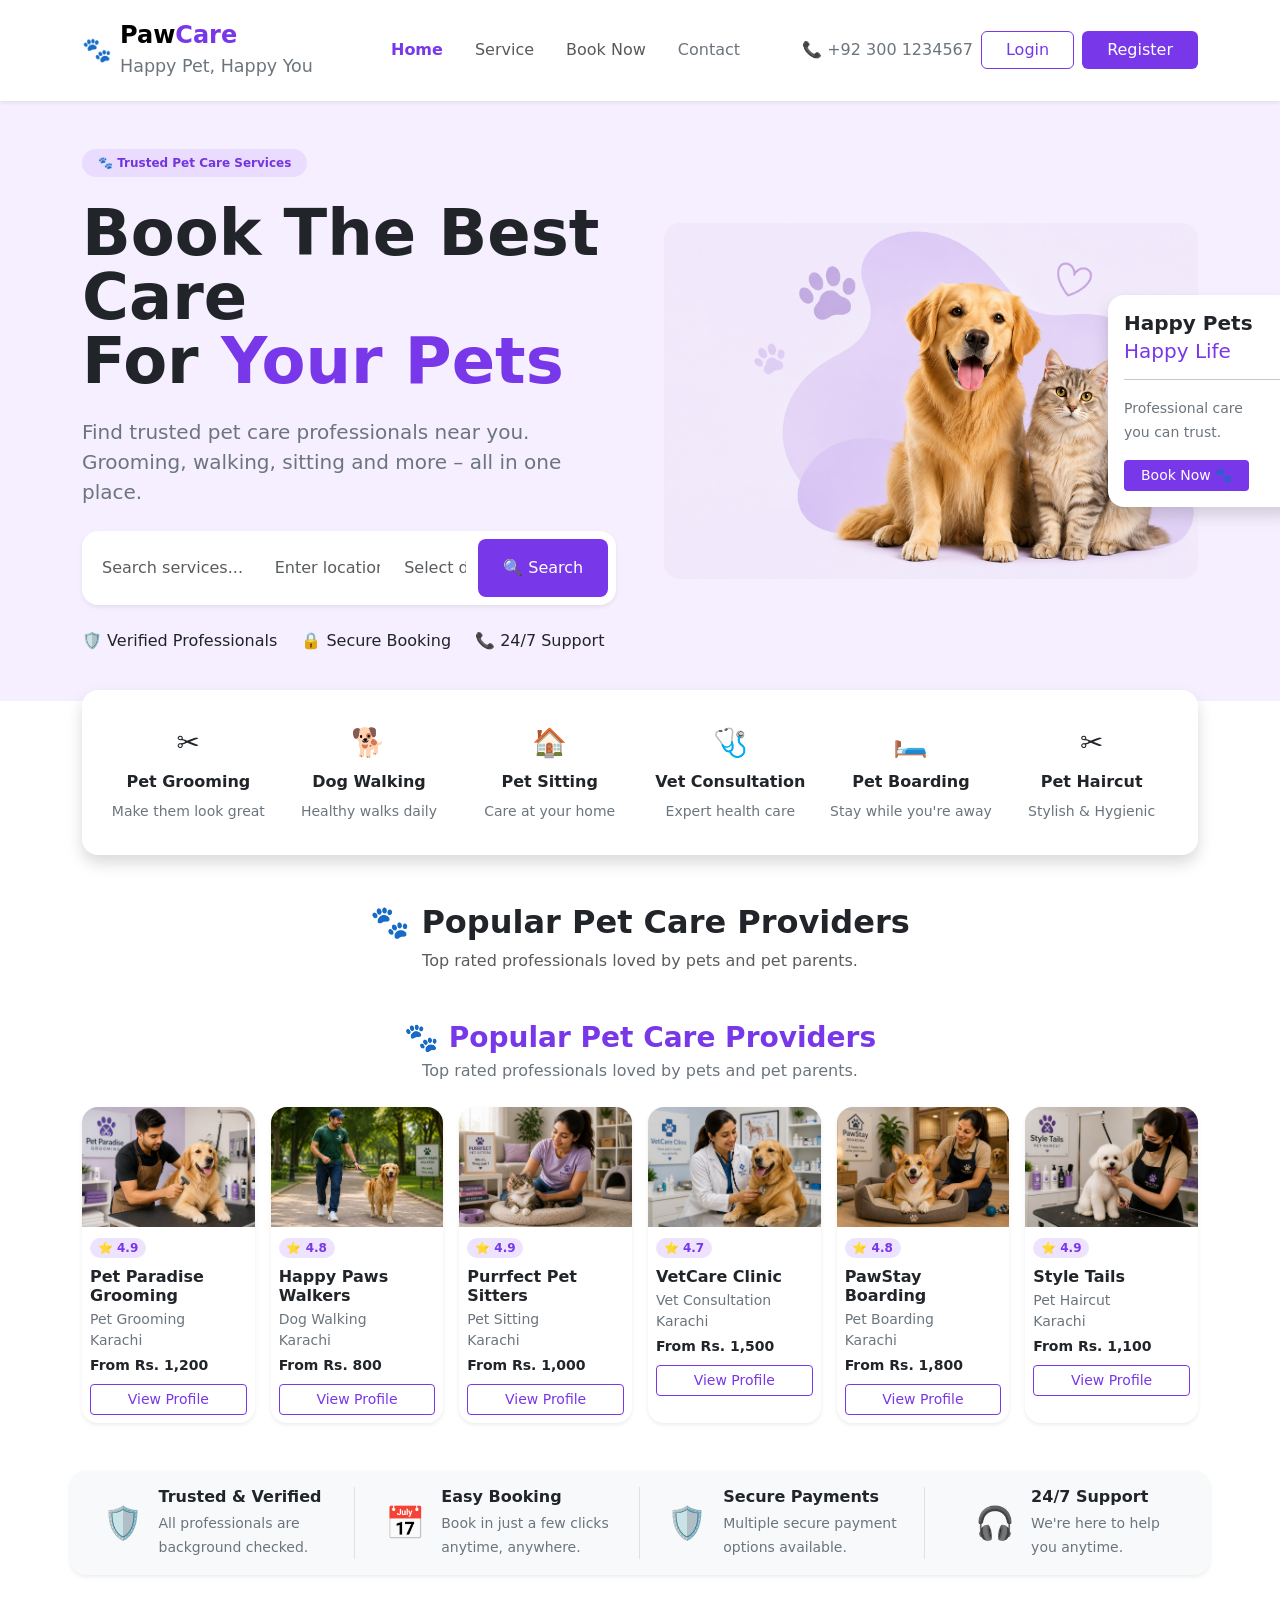
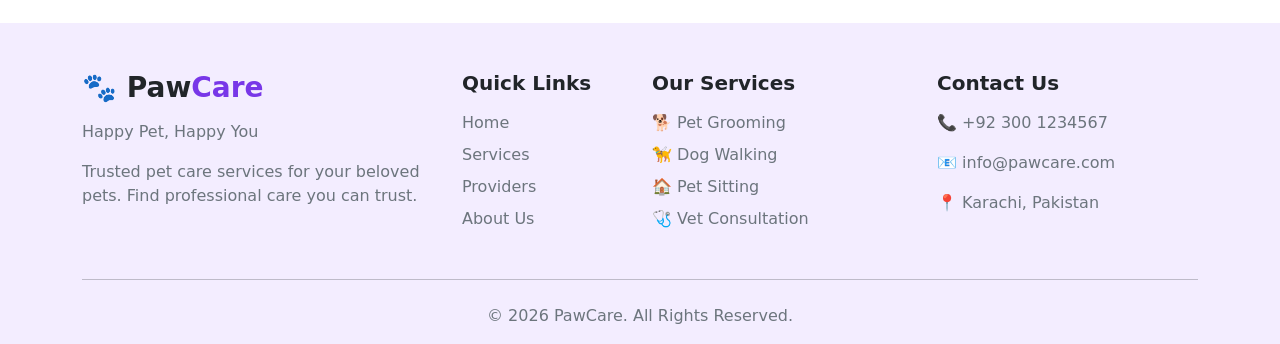
<file: saba/index.html>
<!DOCTYPE html>
<html lang="en">
<head>
    <meta charset="UTF-8">
    <meta name="viewport" content="width=device-width, initial-scale=1.0">
    <title>Quickserve</title>
     <link rel="stylesheet" href="style.css">
    <link href="https://cdn.jsdelivr.net/npm/bootstrap@5.3.7/dist/css/bootstrap.min.css" rel="stylesheet">
</head>
<body>
<nav class="navbar navbar-expand-lg bg-white py-3 shadow-sm">

    <div class="container">

        <!-- LOGO -->
        <a href="#" class="navbar-brand d-flex align-items-center">

            <span class="fs-4 me-2">🐾</span>

            <div>
                <h4 class="fw-bold mb-0">
                    Paw<span style="color:#7837e8;">Care</span>
                </h4>

                <small class="text-secondary">
                    Happy Pet, Happy You
                </small>
            </div>

        </a>


        <!-- TOGGLER -->
        <button class="navbar-toggler" 
                type="button" 
                data-bs-toggle="collapse"
                data-bs-target="#navbarMenu">

            <span class="navbar-toggler-icon"></span>

        </button>


        <!-- MENU -->
        <div class="collapse navbar-collapse" id="navbarMenu">

            <div class="navbar-nav mx-auto gap-lg-3">
        <a href="index.html" class="nav-link fw-semibold"
            style="color:#7837e8;">
               Home</a>

             <a href="service.html" class="nav-link">
               Service</a>
               <a href="booknow.html" class="nav-link">
               Book Now</a>

                <a href="#" class="nav-link text-secondary">
                    Contact
                </a>

            </div>


            <!-- RIGHT -->
            <div class="d-flex flex-column flex-lg-row align-items-lg-center gap-2 mt-3 mt-lg-0">

                <span class="text-secondary">
                    📞 +92 300 1234567
                </span>

             <a href="login.html" class="btn px-4"
             style="border:1px solid #7837e8;color:#7837e8;">
                 Login</a>


             <a href="register.html" class="btn px-4 text-white"
             style="background:#7837e8;">
                Register</a>


            </div>

        </div>

    </div>

</nav>

<section class="py-4" style="background:#f5efff;">
    <div class="container py-4">

        <div class="row align-items-center g-5">

            <!-- LEFT CONTENT -->
            <div class="col-lg-6">

                <span class="badge rounded-pill px-3 py-2 mb-4"
                      style="background:#eadcff; color:#7435df;">
                    🐾 Trusted Pet Care Services
                </span>

                <h1 class="display-3 fw-bold lh-1 mb-4">
                    Book The Best Care
                    <br>
                    For <span style="color:#7837e8;">Your Pets</span>
                </h1>

                <p class="fs-5 text-secondary mb-4">
                    Find trusted pet care professionals near you.
                    Grooming, walking, sitting and more – all in one place.
                </p>

                <!-- SEARCH BOX -->
                <div class="bg-white rounded-4 p-2 shadow-sm mb-4">

                    <div class="row g-0 align-items-center">

                        <div class="col-md-4">
                            <input type="text"
                                   class="form-control border-0"
                                   placeholder="Search services...">
                        </div>

                        <div class="col-md-3">
                            <input type="text"
                                   class="form-control border-0"
                                   placeholder="Enter location...">
                        </div>

                        <div class="col-md-2">
                            <input type="text"
                                   class="form-control border-0"
                                   placeholder="Select date...">
                        </div>

                        <div class="col-md-3">
                            <button class="btn w-100 py-3 rounded-3 text-white"
                                    style="background:#7837e8;">
                                🔍 Search
                            </button>
                        </div>

                    </div>

                </div>

                <!-- FEATURES -->
                <div class="d-flex flex-wrap gap-4">

                    <span>
                        🛡️ Verified Professionals
                    </span>

                    <span>
                        🔒 Secure Booking
                    </span>

                    <span>
                        📞 24/7 Support
                    </span>

                </div>

            </div>


            <!-- RIGHT IMAGE -->
            <div class="col-lg-6 position-relative">

                <div class="position-relative">

                    <img src="images/pet img.png"
                         class="img-fluid w-100 rounded-4"
                         alt="Dog and Cat">

                    <!-- CARD -->
                  <div class="position-absolute bg-white rounded-4 shadow p-3 hero-card"
                    style="right:-100px; top:50%; transform:translateY(-50%); width:190px; ">

                        <h5 class="fw-bold mb-1">
                            Happy Pets
                        </h5>

                        <h5 style="color:#7837e8;">
                            Happy Life
                        </h5>

                        <hr>

                        <small class="text-secondary">
                            Professional care<br>
                            you can trust.
                        </small>

                       <button class="btn btn-sm text-white mt-3 px-3"
                      style="background:#7837e8;">
                          Book Now 🐾</button>

                    </div>

                </div>

            </div>

        </div>

    </div>
</section>
   <section class="py-4 bg-white">

    <div class="container">

        <div class="bg-white rounded-4 shadow p-3"
             style="margin-top:-35px; position:relative; z-index:2;">

            <div class="row text-center g-0">

                <div class="col-lg-2 col-md-4 col-6">
                    <div class="py-3">
                        <div class="fs-3 mb-2">✂️</div>
                        <h6 class="fw-bold">Pet Grooming</h6>
                        <small class="text-secondary">Make them look great</small>
                    </div>
                </div>

                <div class="col-lg-2 col-md-4 col-6">
                    <div class="py-3">
                        <div class="fs-3 mb-2">🐕</div>
                        <h6 class="fw-bold">Dog Walking</h6>
                        <small class="text-secondary">Healthy walks daily</small>
                    </div>
                </div>

                <div class="col-lg-2 col-md-4 col-6">
                    <div class="py-3">
                        <div class="fs-3 mb-2">🏠</div>
                        <h6 class="fw-bold">Pet Sitting</h6>
                        <small class="text-secondary">Care at your home</small>
                    </div>
                </div>

                <div class="col-lg-2 col-md-4 col-6">
                    <div class="py-3">
                        <div class="fs-3 mb-2">🩺</div>
                        <h6 class="fw-bold">Vet Consultation</h6>
                        <small class="text-secondary">Expert health care</small>
                    </div>
                </div>

                <div class="col-lg-2 col-md-4 col-6">
                    <div class="py-3">
                        <div class="fs-3 mb-2">🛏️</div>
                        <h6 class="fw-bold">Pet Boarding</h6>
                        <small class="text-secondary">Stay while you're away</small>
                    </div>
                </div>

                <div class="col-lg-2 col-md-4 col-6">
                    <div class="py-3">
                        <div class="fs-3 mb-2">✂️</div>
                        <h6 class="fw-bold">Pet Haircut</h6>
                        <small class="text-secondary">Stylish & Hygienic</small>
                    </div>
                </div>

            </div>

        </div>

    </div>

</section>

  <div class="text-center py-4">

    <h2 class="fw-bold text-dark mb-2">
        🐾 Popular Pet Care Providers
    </h2>

    <p class="text-muted mb-0">
        Top rated professionals loved by pets and pet parents.
    </p>

</div>

<!-- POPULAR PET CARE PROVIDERS -->
<section class="py-4 bg-white">

    <div class="container">

        <!-- Heading -->
        <div class="text-center mb-4">

            <h3 class="fw-bold mb-1">
                🐾 <span style="color:#7837e8;">Popular Pet Care Providers</span>
            </h3>

            <p class="text-secondary mb-0">
                Top rated professionals loved by pets and pet parents.
            </p>

        </div>


        <!-- Provider Cards -->
        <div class="row g-3">


            <!-- Card 1 -->
            <div class="col-lg-2 col-md-4 col-6">

                <div class="card border-0 shadow-sm rounded-4 overflow-hidden h-100">

                    <img src="images/provider 1.png"
                         class="card-img-top"
                         style="height:120px; object-fit:cover;"
                         alt="Pet Paradise Grooming">

                    <div class="card-body p-2">

                        <span class="badge rounded-pill"
                              style="background:#eee3ff;color:#7837e8;">
                            ⭐ 4.9
                        </span>

                        <h6 class="fw-bold mt-2 mb-1">
                            Pet Paradise Grooming
                        </h6>

                        <small class="text-secondary d-block">
                            Pet Grooming
                        </small>

                        <small class="text-secondary d-block">
                            Karachi
                        </small>

                        <small class="fw-bold d-block mt-1">
                            From Rs. 1,200
                        </small>

                        <button class="btn btn-outline-primary btn-sm w-100 mt-2"
                                style="border-color:#7837e8;color:#7837e8;">
                            View Profile
                        </button>

                    </div>

                </div>

            </div>


            <!-- Card 2 -->
            <div class="col-lg-2 col-md-4 col-6">

                <div class="card border-0 shadow-sm rounded-4 overflow-hidden h-100">

                    <img src="images/provider 2.png"
                         class="card-img-top"
                         style="height:120px; object-fit:cover;"
                         alt="Happy Paws Walkers">

                    <div class="card-body p-2">

                        <span class="badge rounded-pill"
                              style="background:#eee3ff;color:#7837e8;">
                            ⭐ 4.8
                        </span>

                        <h6 class="fw-bold mt-2 mb-1">
                            Happy Paws Walkers
                        </h6>

                        <small class="text-secondary d-block">
                            Dog Walking
                        </small>

                        <small class="text-secondary d-block">
                            Karachi
                        </small>

                        <small class="fw-bold d-block mt-1">
                            From Rs. 800
                        </small>

                        <button class="btn btn-outline-primary btn-sm w-100 mt-2"
                                style="border-color:#7837e8;color:#7837e8;">
                            View Profile
                        </button>

                    </div>

                </div>

            </div>


            <!-- Card 3 -->
            <div class="col-lg-2 col-md-4 col-6">

                <div class="card border-0 shadow-sm rounded-4 overflow-hidden h-100">

                    <img src="images/provider 3.png"
                         class="card-img-top"
                         style="height:120px; object-fit:cover;"
                         alt="Purrfect Pet Sitters">

                    <div class="card-body p-2">

                        <span class="badge rounded-pill"
                              style="background:#eee3ff;color:#7837e8;">
                            ⭐ 4.9
                        </span>

                        <h6 class="fw-bold mt-2 mb-1">
                            Purrfect Pet Sitters
                        </h6>

                        <small class="text-secondary d-block">
                            Pet Sitting
                        </small>

                        <small class="text-secondary d-block">
                            Karachi
                        </small>

                        <small class="fw-bold d-block mt-1">
                            From Rs. 1,000
                        </small>

                        <button class="btn btn-outline-primary btn-sm w-100 mt-2"
                                style="border-color:#7837e8;color:#7837e8;">
                            View Profile
                        </button>

                    </div>

                </div>

            </div>


            <!-- Card 4 -->
            <div class="col-lg-2 col-md-4 col-6">

                <div class="card border-0 shadow-sm rounded-4 overflow-hidden h-100">

                    <img src="images/provider 4.png"
                         class="card-img-top"
                         style="height:120px; object-fit:cover;"
                         alt="VetCare Clinic">

                    <div class="card-body p-2">

                        <span class="badge rounded-pill"
                              style="background:#eee3ff;color:#7837e8;">
                            ⭐ 4.7
                        </span>

                        <h6 class="fw-bold mt-2 mb-1">
                            VetCare Clinic
                        </h6>

                        <small class="text-secondary d-block">
                            Vet Consultation
                        </small>

                        <small class="text-secondary d-block">
                            Karachi
                        </small>

                        <small class="fw-bold d-block mt-1">
                            From Rs. 1,500
                        </small>

                        <button class="btn btn-outline-primary btn-sm w-100 mt-2"
                                style="border-color:#7837e8;color:#7837e8;">
                            View Profile
                        </button>

                    </div>

                </div>

            </div>


            <!-- Card 5 -->
            <div class="col-lg-2 col-md-4 col-6">

                <div class="card border-0 shadow-sm rounded-4 overflow-hidden h-100">

                    <img src="images/provider 5.png"
                         class="card-img-top"
                         style="height:120px; object-fit:cover;"
                         alt="PawStay Boarding">

                    <div class="card-body p-2">

                        <span class="badge rounded-pill"
                              style="background:#eee3ff;color:#7837e8;">
                            ⭐ 4.8
                        </span>

                        <h6 class="fw-bold mt-2 mb-1">
                            PawStay Boarding
                        </h6>

                        <small class="text-secondary d-block">
                            Pet Boarding
                        </small>

                        <small class="text-secondary d-block">
                            Karachi
                        </small>

                        <small class="fw-bold d-block mt-1">
                            From Rs. 1,800
                        </small>

                        <button class="btn btn-outline-primary btn-sm w-100 mt-2"
                                style="border-color:#7837e8;color:#7837e8;">
                            View Profile
                        </button>

                    </div>

                </div>

            </div>


            <!-- Card 6 -->
            <div class="col-lg-2 col-md-4 col-6">

                <div class="card border-0 shadow-sm rounded-4 overflow-hidden h-100">

                    <img src="images/provider 6.png"
                         class="card-img-top"
                         style="height:120px; object-fit:cover;"
                         alt="Style Tails">

                    <div class="card-body p-2">

                        <span class="badge rounded-pill"
                              style="background:#eee3ff;color:#7837e8;">
                            ⭐ 4.9
                        </span>

                        <h6 class="fw-bold mt-2 mb-1">
                            Style Tails
                        </h6>

                        <small class="text-secondary d-block">
                            Pet Haircut
                        </small>

                        <small class="text-secondary d-block">
                            Karachi
                        </small>

                        <small class="fw-bold d-block mt-1">
                            From Rs. 1,100
                        </small>

                        <button class="btn btn-outline-primary btn-sm w-100 mt-2"
                                style="border-color:#7837e8;color:#7837e8;">
                            View Profile
                        </button>

                    </div>

                </div>

            </div>

        </div>

    </div>

</section>

<!-- LAST FEATURES SECTION -->
<div class="container mt-4 mb-5">

    <div class="row bg-light rounded-4 shadow-sm py-3 text-center">

        <!-- Trusted -->
        <div class="col-md-3 border-end">
            <div class="d-flex align-items-center justify-content-center gap-3">
                <span class="fs-2" style="color:#7837e8;">🛡️</span>

                <div class="text-start">
                    <h6 class="fw-bold mb-1">Trusted & Verified</h6>
                    <small class="text-secondary">
                        All professionals are<br>
                        background checked.
                    </small>
                </div>
            </div>
        </div>


        <!-- Easy Booking -->
        <div class="col-md-3 border-end">
            <div class="d-flex align-items-center justify-content-center gap-3">
                <span class="fs-2" style="color:#f43f8e;">📅</span>

                <div class="text-start">
                    <h6 class="fw-bold mb-1">Easy Booking</h6>
                    <small class="text-secondary">
                        Book in just a few clicks<br>
                        anytime, anywhere.
                    </small>
                </div>
            </div>
        </div>


        <!-- Secure Payments -->
        <div class="col-md-3 border-end">
            <div class="d-flex align-items-center justify-content-center gap-3">
                <span class="fs-2" style="color:#55b947;">🛡️</span>

                <div class="text-start">
                    <h6 class="fw-bold mb-1">Secure Payments</h6>
                    <small class="text-secondary">
                        Multiple secure payment<br>
                        options available.
                    </small>
                </div>
            </div>
        </div>


        <!-- Support -->
        <div class="col-md-3">
            <div class="d-flex align-items-center justify-content-center gap-3">
                <span class="fs-2" style="color:#2475ed;">🎧</span>

                <div class="text-start">
                    <h6 class="fw-bold mb-1">24/7 Support</h6>
                    <small class="text-secondary">
                        We're here to help<br>
                        you anytime.
                    </small>
                </div>
            </div>
        </div>

    </div>

</div>

<!-- FOOTER -->
<footer class="mt-5 pt-5 pb-3" style="background:#f3edff;">

    <div class="container">

        <div class="row">

            <!-- Logo / About -->
            <div class="col-lg-4 mb-4">

                <h3 class="fw-bold">
                    🐾 Paw<span style="color:#7837e8;">Care</span>
                </h3>

                <p class="text-secondary mt-3">
                    Happy Pet, Happy You
                </p>

                <p class="text-secondary">
                    Trusted pet care services for your
                    beloved pets. Find professional care
                    you can trust.
                </p>

            </div>


            <!-- Quick Links -->
            <div class="col-lg-2 col-md-4 mb-4">

                <h5 class="fw-bold mb-3">
                    Quick Links
                </h5>

                <a href="index.html"
                   class="d-block text-secondary text-decoration-none mb-2">
                    Home
                </a>

                <a href="services.html"
                   class="d-block text-secondary text-decoration-none mb-2">
                    Services
                </a>

                <a href="providers.html"
                   class="d-block text-secondary text-decoration-none mb-2">
                    Providers
                </a>

                <a href="#"
                   class="d-block text-secondary text-decoration-none">
                    About Us
                </a>

            </div>


            <!-- Services -->
            <div class="col-lg-3 col-md-4 mb-4">

                <h5 class="fw-bold mb-3">
                    Our Services
                </h5>

                <p class="text-secondary mb-2">
                    🐕 Pet Grooming
                </p>

                <p class="text-secondary mb-2">
                    🦮 Dog Walking
                </p>

                <p class="text-secondary mb-2">
                    🏠 Pet Sitting
                </p>

                <p class="text-secondary mb-2">
                    🩺 Vet Consultation
                </p>

            </div>


            <!-- Contact -->
            <div class="col-lg-3 col-md-4 mb-4">

                <h5 class="fw-bold mb-3">
                    Contact Us
                </h5>

                <p class="text-secondary">
                    📞 +92 300 1234567
                </p>

                <p class="text-secondary">
                    📧 info@pawcare.com
                </p>

                <p class="text-secondary">
                    📍 Karachi, Pakistan
                </p>

            </div>

        </div>


        <!-- Bottom -->
        <hr>

        <div class="text-center pt-2">

            <p class="text-secondary mb-0">
                © 2026 PawCare. All Rights Reserved.
            </p>

        </div>

    </div>

</footer>
     <script src="https://cdn.jsdelivr.net/npm/bootstrap@5.3.7/dist/js/bootstrap.bundle.min.js"></script>
</body>
</html>
</file>
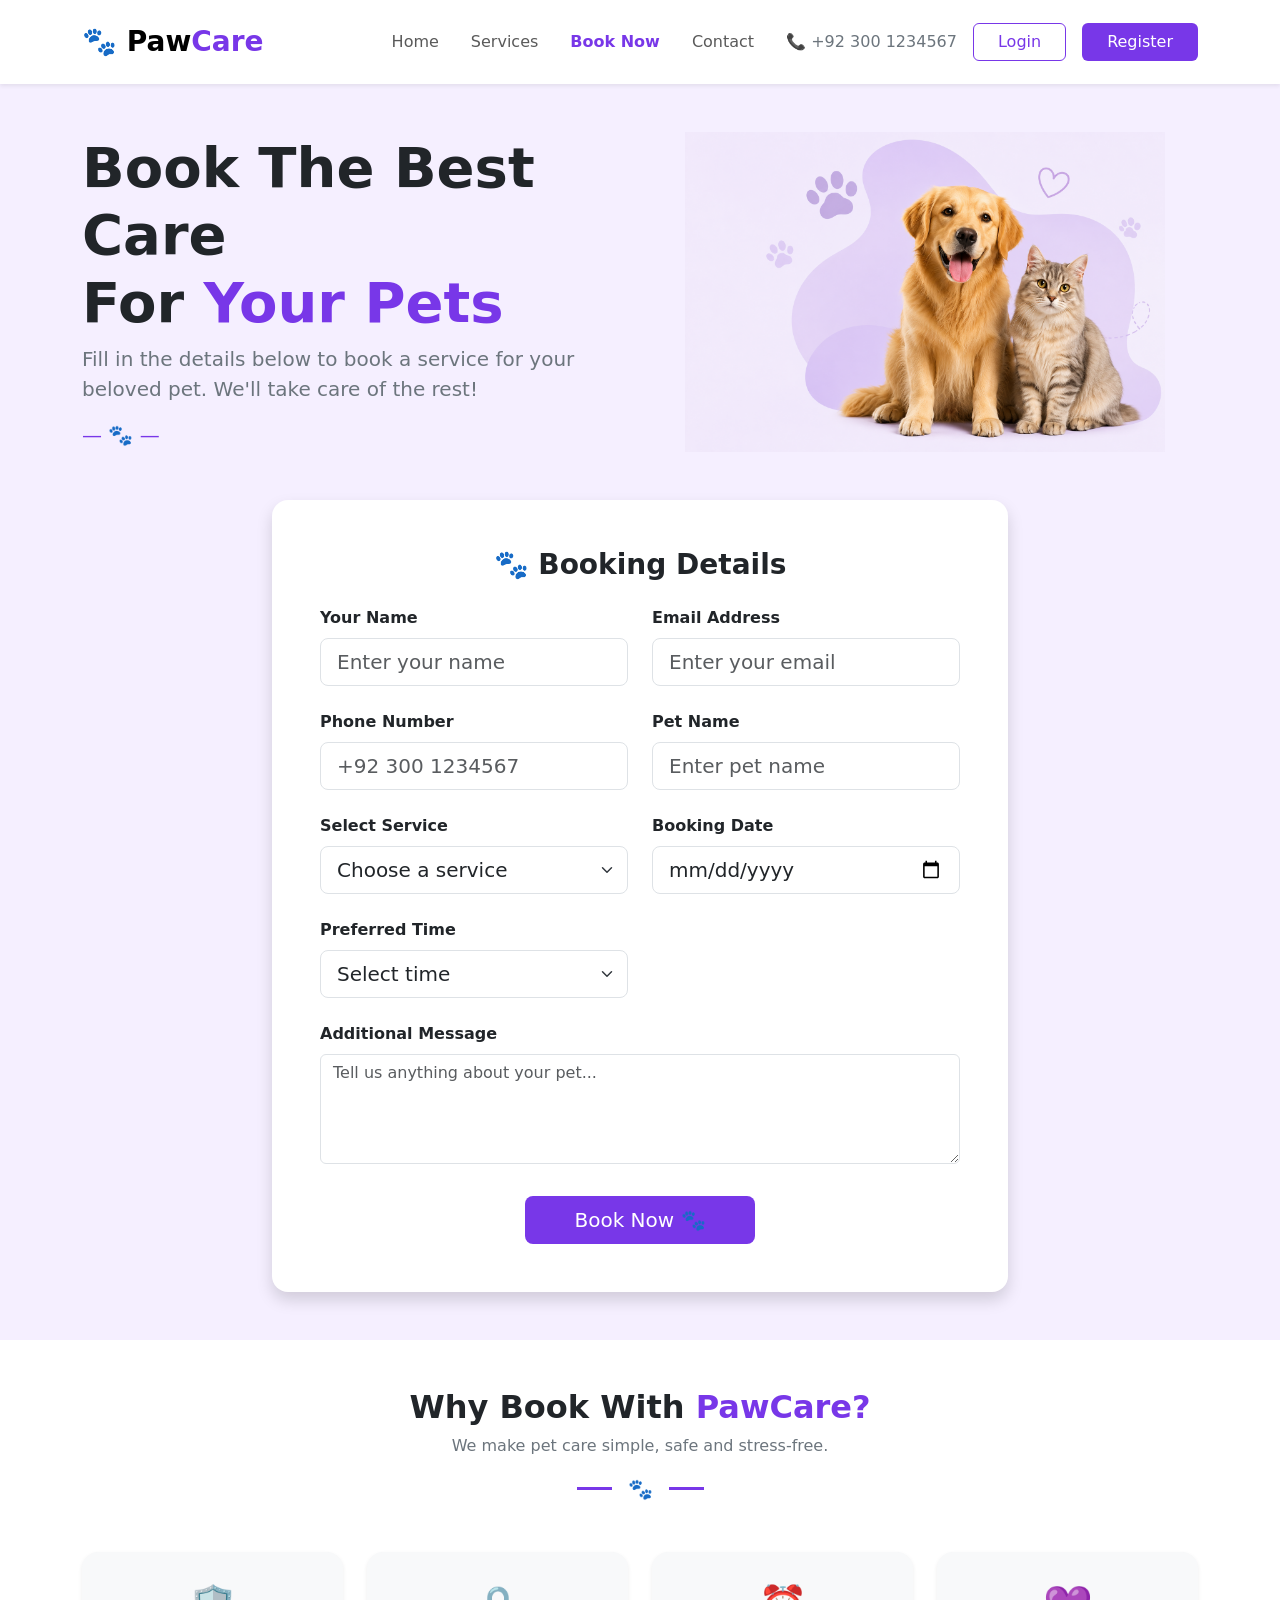
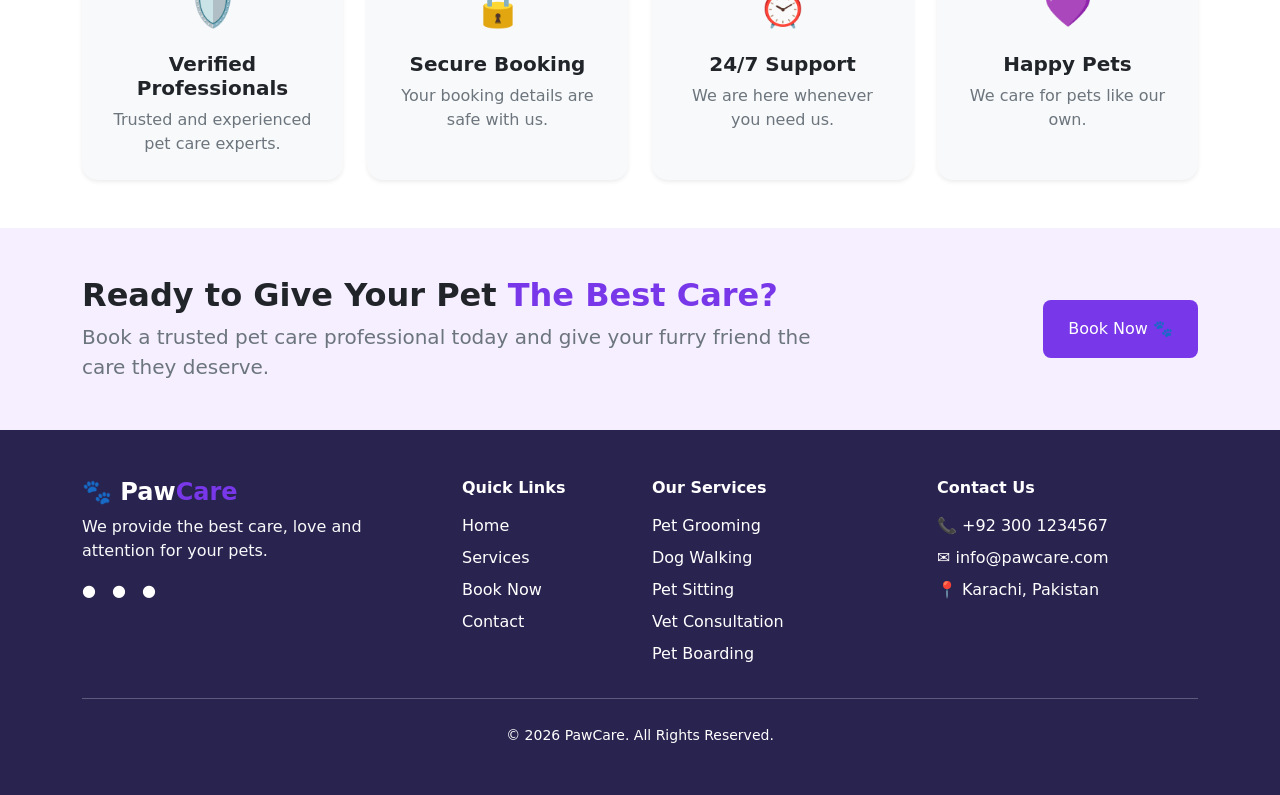
<file: saba/booknow.html>
<!DOCTYPE html>
<html lang="en">
<head>
    <meta charset="UTF-8">
    <meta name="viewport" content="width=device-width, initial-scale=1.0">
    <title>Document</title>
     <link href="https://cdn.jsdelivr.net/npm/bootstrap@5.3.7/dist/css/bootstrap.min.css" rel="stylesheet">
       <link rel="stylesheet" href="style.css">
</head>
<body>
    <nav class="navbar navbar-expand-lg bg-white py-3 shadow-sm">
    <div class="container">

        <a href="index.html" class="navbar-brand fw-bold fs-3">
            🐾 Paw<span style="color:#7837e8;">Care</span>
        </a>

        <div class="navbar-nav ms-auto gap-3 align-items-center">

            <a href="index.html" class="nav-link">
                Home
            </a>

            <a href="service.html" class="nav-link">
                Services
            </a>

            <a href="booknow.html"
               class="nav-link fw-semibold"
               style="color:#7837e8;">
                Book Now
            </a>

            <a href="#" class="nav-link">
                Contact
            </a>

            <span class="text-secondary ms-2">
                📞 +92 300 1234567
            </span>

            <a href="login.html"
               class="btn px-4"
               style="border:1px solid #7837e8; color:#7837e8;">
                Login
            </a>

            <a href="register.html"
               class="btn px-4 text-white"
               style="background:#7837e8;">
                Register
            </a>

        </div>

    </div>
</nav>

    <!-- BOOKING SECTION -->
    <section class="py-5" style="background:#f5efff; min-height:90vh;">

        <div class="container">
        <!-- BOOKING HERO -->
<div class="row align-items-center mb-5">

    <!-- LEFT -->
    <div class="col-lg-6">

        <h1 class="fw-bold display-4">
            Book The Best Care
            <br>
            For <span style="color:#7837e8;">Your Pets</span>
        </h1>

        <p class="text-secondary fs-5">
            Fill in the details below to book a service for your
            beloved pet. We'll take care of the rest!
        </p>

        <div style="color:#7837e8; font-size:20px;">
            — 🐾 —
        </div>

    </div>

    <!-- RIGHT IMAGE -->
    <div class="col-lg-6 text-center">

        <img src="images/pet img.png"
             class="img-fluid"
             alt="Pet Care"
             style="max-height:320px;">

    </div>

</div>

            <!-- FORM -->
            <div class="row justify-content-center">

                <div class="col-lg-8">

                    <div class="bg-white p-4 p-md-5 rounded-4 shadow">

                        <h3 class="fw-bold mb-4 text-center">
                            🐾 Booking Details
                        </h3>


                        <div class="row g-4">

                            <!-- NAME -->
                            <div class="col-md-6">

                                <label class="form-label fw-semibold">
                                    Your Name
                                </label>

                                <input type="text"
                                    class="form-control form-control-lg"
                                    placeholder="Enter your name">

                            </div>


                            <!-- EMAIL -->
                            <div class="col-md-6">

                                <label class="form-label fw-semibold">
                                    Email Address
                                </label>

                                <input type="email"
                                    class="form-control form-control-lg"
                                    placeholder="Enter your email">

                            </div>


                            <!-- PHONE -->
                            <div class="col-md-6">

                                <label class="form-label fw-semibold">
                                    Phone Number
                                </label>

                                <input type="tel"
                                    class="form-control form-control-lg"
                                    placeholder="+92 300 1234567">

                            </div>


                            <!-- PET NAME -->
                            <div class="col-md-6">

                                <label class="form-label fw-semibold">
                                    Pet Name
                                </label>

                                <input type="text"
                                    class="form-control form-control-lg"
                                    placeholder="Enter pet name">

                            </div>


                            <!-- SERVICE -->
                            <div class="col-md-6">

                                <label class="form-label fw-semibold">
                                    Select Service
                                </label>

                                <select class="form-select form-select-lg">

                                    <option selected>
                                        Choose a service
                                    </option>

                                    <option>
                                        Pet Grooming
                                    </option>

                                    <option>
                                        Dog Walking
                                    </option>

                                    <option>
                                        Pet Sitting
                                    </option>

                                    <option>
                                        Vet Consultation
                                    </option>

                                    <option>
                                        Pet Boarding
                                    </option>

                                    <option>
                                        Pet Haircut
                                    </option>

                                </select>

                            </div>


                            <!-- DATE -->
                            <div class="col-md-6">

                                <label class="form-label fw-semibold">
                                    Booking Date
                                </label>

                                <input type="date"
                                    class="form-control form-control-lg">

                            </div>


                            <!-- TIME -->
                            <div class="col-md-6">

                                <label class="form-label fw-semibold">
                                    Preferred Time
                                </label>

                                <select class="form-select form-select-lg">

                                    <option selected>
                                        Select time
                                    </option>

                                    <option>
                                        10:00 AM
                                    </option>

                                    <option>
                                        12:00 PM
                                    </option>

                                    <option>
                                        2:00 PM
                                    </option>

                                    <option>
                                        4:00 PM
                                    </option>

                                    <option>
                                        6:00 PM
                                    </option>

                                </select>

                            </div>


                            <!-- MESSAGE -->
                            <div class="col-12">

                                <label class="form-label fw-semibold">
                                    Additional Message
                                </label>

                                <textarea
                                    class="form-control"
                                    rows="4"
                                    placeholder="Tell us anything about your pet..."></textarea>

                            </div>


                            <!-- BUTTON -->
                            <div class="col-12 text-center pt-2">

                                <button type="submit"
                                    class="btn btn-lg px-5 text-white"
                                    style="background:#7837e8;">

                                    Book Now 🐾

                                </button>

                            </div>

                        </div>

                    </div>

                </div>

            </div>

        </div>


    </section>
   <!-- WHY BOOK WITH US -->
<section class="py-5 bg-white">
    <div class="container">

        <div class="text-center mb-5">
            <h2 class="fw-bold">
                Why Book With <span style="color:#7837e8;">PawCare?</span>
            </h2>

            <p class="text-secondary">
                We make pet care simple, safe and stress-free.
            </p>

            <div class="d-flex justify-content-center align-items-center gap-3">
                <span style="width:35px; height:3px; background:#7837e8;"></span>
                <span style="font-size:20px;">🐾</span>
                <span style="width:35px; height:3px; background:#7837e8;"></span>
            </div>
        </div>


        <div class="row g-4">

            <div class="col-md-3">
                <div class="text-center p-4 bg-light rounded-4 h-100 shadow-sm">

                    <div class="fs-1 mb-3">🛡️</div>

                    <h5 class="fw-bold">Verified Professionals</h5>

                    <p class="text-secondary mb-0">
                        Trusted and experienced pet care experts.
                    </p>

                </div>
            </div>


            <div class="col-md-3">
                <div class="text-center p-4 bg-light rounded-4 h-100 shadow-sm">

                    <div class="fs-1 mb-3">🔒</div>

                    <h5 class="fw-bold">Secure Booking</h5>

                    <p class="text-secondary mb-0">
                        Your booking details are safe with us.
                    </p>

                </div>
            </div>


            <div class="col-md-3">
                <div class="text-center p-4 bg-light rounded-4 h-100 shadow-sm">

                    <div class="fs-1 mb-3">⏰</div>

                    <h5 class="fw-bold">24/7 Support</h5>

                    <p class="text-secondary mb-0">
                        We are here whenever you need us.
                    </p>

                </div>
            </div>


            <div class="col-md-3">
                <div class="text-center p-4 bg-light rounded-4 h-100 shadow-sm">

                    <div class="fs-1 mb-3">💜</div>

                    <h5 class="fw-bold">Happy Pets</h5>

                    <p class="text-secondary mb-0">
                        We care for pets like our own.
                    </p>

                </div>
            </div>

        </div>

    </div>
</section>
<!-- CTA SECTION -->
<section class="py-5" style="background:#f5efff;">

    <div class="container">

        <div class="row align-items-center">

            <div class="col-md-8">

                <h2 class="fw-bold">
                    Ready to Give Your Pet
                    <span style="color:#7837e8;">The Best Care?</span>
                </h2>

                <p class="text-secondary fs-5 mb-0">
                    Book a trusted pet care professional today and
                    give your furry friend the care they deserve.
                </p>

            </div>


            <div class="col-md-4 text-md-end text-center mt-4 mt-md-0">

                <a href="booknow.html"
                   class="btn text-white px-4 py-3 rounded-3"
                   style="background:#7837e8;">

                    Book Now 🐾

                </a>

            </div>

        </div>

    </div>

</section>

<!-- FOOTER -->
<footer class="py-5 text-white" style="background:#29234f;">
    <div class="container">

        <div class="row g-4">

            <!-- PawCare -->
            <div class="col-md-4">
                <h4 class="fw-bold">
                    🐾 Paw<span style="color:#7837e8;">Care</span>
                </h4>

                <p class="text-light">
                    We provide the best care, love and attention
                    for your pets.
                </p>

                <div class="d-flex gap-3">
                    <span>●</span>
                    <span>●</span>
                    <span>●</span>
                </div>
            </div>


            <!-- Quick Links -->
            <div class="col-md-2">
                <h6 class="fw-bold mb-3">Quick Links</h6>

                <p class="mb-2">Home</p>
                <p class="mb-2">Services</p>
                <p class="mb-2">Book Now</p>
                <p class="mb-2">Contact</p>
            </div>


            <!-- Our Services -->
            <div class="col-md-3">
                <h6 class="fw-bold mb-3">Our Services</h6>

                <p class="mb-2">Pet Grooming</p>
                <p class="mb-2">Dog Walking</p>
                <p class="mb-2">Pet Sitting</p>
                <p class="mb-2">Vet Consultation</p>
                <p class="mb-2">Pet Boarding</p>
            </div>


            <!-- Contact -->
            <div class="col-md-3">
                <h6 class="fw-bold mb-3">Contact Us</h6>

                <p class="mb-2">📞 +92 300 1234567</p>
                <p class="mb-2">✉️ info@pawcare.com</p>
                <p class="mb-2">📍 Karachi, Pakistan</p>
            </div>

        </div>


        <hr class="my-4">

        <div class="text-center">
            <small>
                © 2026 PawCare. All Rights Reserved.
            </small>
        </div>

    </div>
</footer>
</body>
</html>
</file>
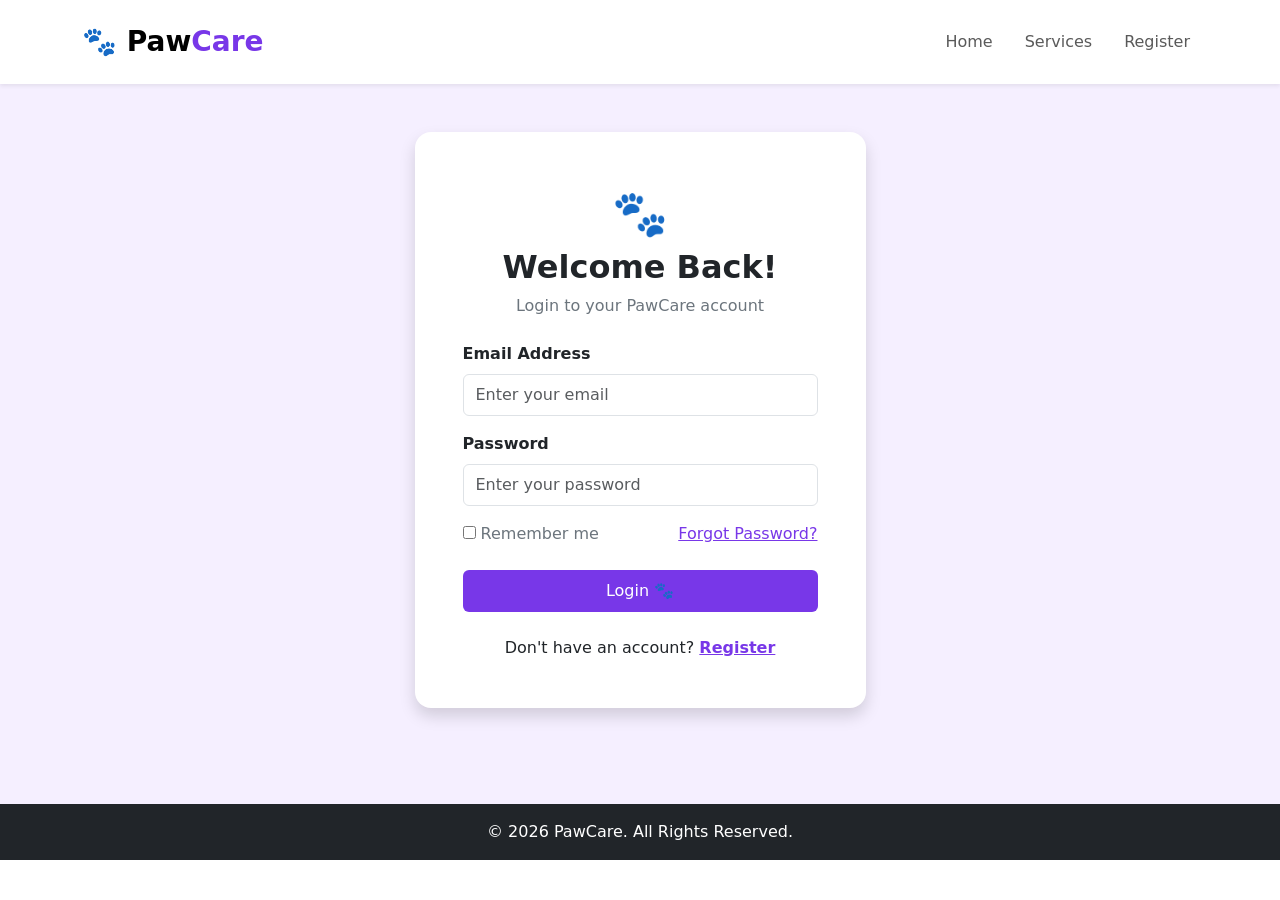
<file: saba/login.html>
<!DOCTYPE html>
<html lang="en">
<head>
    <meta charset="UTF-8">
    <meta name="viewport" content="width=device-width, initial-scale=1.0">
    <title>Document</title>
      <link href="https://cdn.jsdelivr.net/npm/bootstrap@5.3.7/dist/css/bootstrap.min.css" rel="stylesheet">

    <link rel="stylesheet" href="style.css">
</head>
<body>
     <!-- NAVBAR -->
    <nav class="navbar navbar-expand-lg bg-white py-3 shadow-sm">
        <div class="container">

            <a href="index.html" class="navbar-brand fw-bold fs-3">
                🐾 Paw<span style="color:#7837e8;">Care</span>
            </a>

            <div class="navbar-nav ms-auto gap-3">
                <a href="index.html" class="nav-link">Home</a>
                <a href="service.html" class="nav-link">Services</a>
                 <a href="register.html" class="nav-link">Register</a>
            </div>

        </div>
    </nav>


    <!-- LOGIN SECTION -->
    <section class="py-5" style="background:#f5efff; min-height:80vh;">

        <div class="container">

            <div class="row justify-content-center">

                <div class="col-md-6 col-lg-5">

                    <div class="bg-white p-5 rounded-4 shadow">

                        <div class="text-center mb-4">

                            <div style="font-size:45px;">🐾</div>

                            <h2 class="fw-bold">
                                Welcome Back!
                            </h2>

                            <p class="text-secondary">
                                Login to your PawCare account
                            </p>

                        </div>


                        <!-- EMAIL -->
                        <div class="mb-3">

                            <label class="form-label fw-semibold">
                                Email Address
                            </label>

                            <input type="email"
                                   class="form-control py-2"
                                   placeholder="Enter your email">

                        </div>


                        <!-- PASSWORD -->
                        <div class="mb-3">

                            <label class="form-label fw-semibold">
                                Password
                            </label>

                            <input type="password"
                                   class="form-control py-2"
                                   placeholder="Enter your password">

                        </div>


                        <!-- REMEMBER -->
                        <div class="d-flex justify-content-between mb-4">

                            <div>
                                <input type="checkbox">
                                <span class="text-secondary">
                                    Remember me
                                </span>
                            </div>

                            <a href="#" style="color:#7837e8;">
                                Forgot Password?
                            </a>

                        </div>


                        <!-- LOGIN BUTTON -->
                        <button class="btn text-white w-100 py-2"
                                style="background:#7837e8;">

                            Login 🐾

                        </button>


                        <!-- REGISTER -->
                        <p class="text-center mt-4 mb-0">

                            Don't have an account?

                            <a href="register.html"
                               class="fw-semibold"
                               style="color:#7837e8;">

                                Register

                            </a>

                        </p>

                    </div>

                </div>

            </div>

        </div>

    </section>


    <!-- FOOTER -->
    <footer class="bg-dark text-white text-center py-3">

        <p class="mb-0">
            © 2026 PawCare. All Rights Reserved.
        </p>

    </footer>

</body>
</html>
</file>
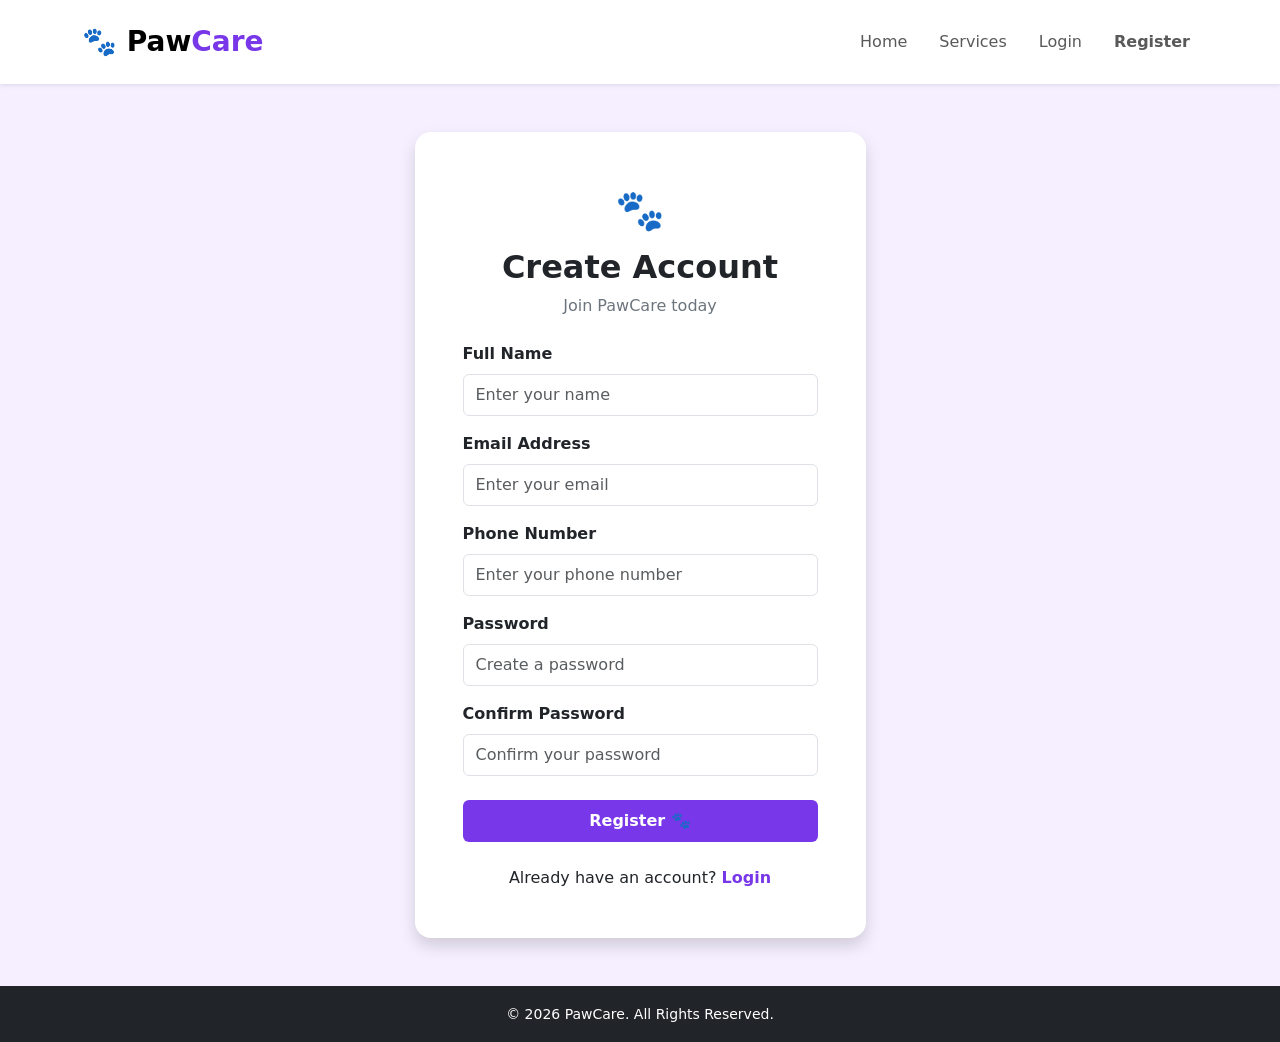
<file: saba/register.html>
<!DOCTYPE html>
<html lang="en">
<head>
    <meta charset="UTF-8">
    <meta name="viewport" content="width=device-width, initial-scale=1.0">
    <title>Register - PawCar</title>
     <link href="https://cdn.jsdelivr.net/npm/bootstrap@5.3.7/dist/css/bootstrap.min.css" rel="stylesheet">
      <link rel="stylesheet" href="style.css">
</head>
<body>
  
    <nav class="navbar navbar-expand-lg bg-white py-3 shadow-sm">

        <div class="container">

            <!-- Logo -->
            <a href="index.html" class="navbar-brand fw-bold fs-3">
                🐾 Paw<span style="color:#7837e8;">Care</span>
            </a>

            <!-- Menu -->
            <div class="navbar-nav ms-auto gap-3">

                <a href="index.html" class="nav-link">
                    Home
                </a>

                <a href="service.html" class="nav-link">
                    Services
                </a>

                <a href="login.html" class="nav-link">
                    Login
                </a>

                <a href="register.html" class="nav-link fw-semibold">
                    Register
                </a>

            </div>

        </div>

    </nav>


    <!-- ================= REGISTER SECTION ================= -->

    <section class="py-5"
        style="background:#f5efff; min-height:85vh;">

        <div class="container">

            <div class="row justify-content-center">

                <div class="col-md-7 col-lg-5">

                    <!-- Register Card -->
                    <div class="bg-white p-5 rounded-4 shadow">

                        <!-- Heading -->
                        <div class="text-center mb-4">

                            <div class="fs-1 mb-2">
                                🐾
                            </div>

                            <h2 class="fw-bold">
                                Create Account
                            </h2>

                            <p class="text-secondary mb-0">
                                Join PawCare today
                            </p>

                        </div>


                        <!-- Full Name -->
                        <div class="mb-3">

                            <label class="form-label fw-semibold">
                                Full Name
                            </label>

                            <input type="text"
                                class="form-control py-2"
                                placeholder="Enter your name">

                        </div>


                        <!-- Email -->
                        <div class="mb-3">

                            <label class="form-label fw-semibold">
                                Email Address
                            </label>

                            <input type="email"
                                class="form-control py-2"
                                placeholder="Enter your email">

                        </div>


                        <!-- Phone -->
                        <div class="mb-3">

                            <label class="form-label fw-semibold">
                                Phone Number
                            </label>

                            <input type="tel"
                                class="form-control py-2"
                                placeholder="Enter your phone number">

                        </div>


                        <!-- Password -->
                        <div class="mb-3">

                            <label class="form-label fw-semibold">
                                Password
                            </label>

                            <input type="password"
                                class="form-control py-2"
                                placeholder="Create a password">

                        </div>


                        <!-- Confirm Password -->
                        <div class="mb-4">

                            <label class="form-label fw-semibold">
                                Confirm Password
                            </label>

                            <input type="password"
                                class="form-control py-2"
                                placeholder="Confirm your password">

                        </div>


                        <!-- Register Button -->
                        <button class="btn text-white w-100 py-2 fw-semibold"
                            style="background:#7837e8;">

                            Register 🐾

                        </button>


                        <!-- Login Link -->
                        <p class="text-center mt-4 mb-0">

                            Already have an account?

                            <a href="login.html"
                                class="text-decoration-none fw-semibold"
                                style="color:#7837e8;">

                                Login

                            </a>

                        </p>

                    </div>

                </div>

            </div>

        </div>

    </section>
   
    <footer class="bg-dark text-white py-3">

        <div class="container text-center">

            <small>
                © 2026 PawCare. All Rights Reserved.
            </small>

        </div>

    </footer>

</body>

</html>  
</body>
</html>
</file>
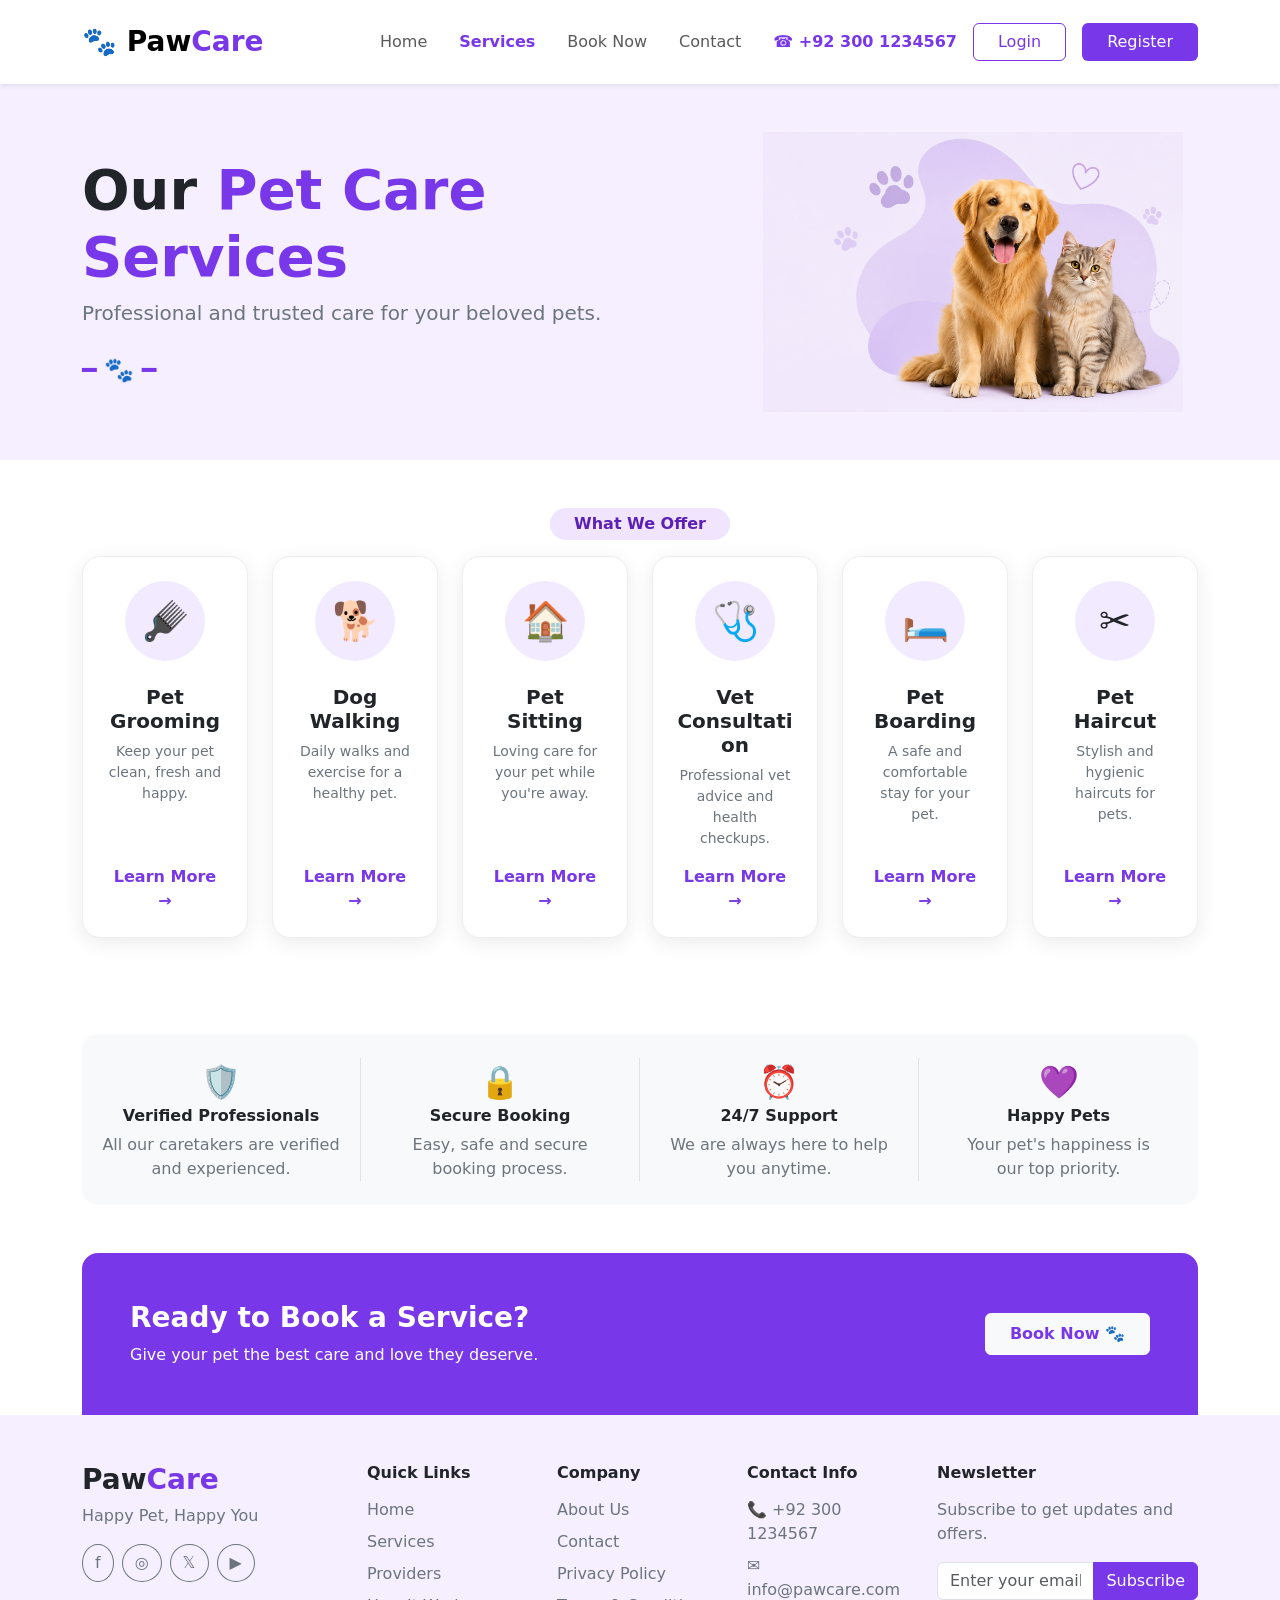
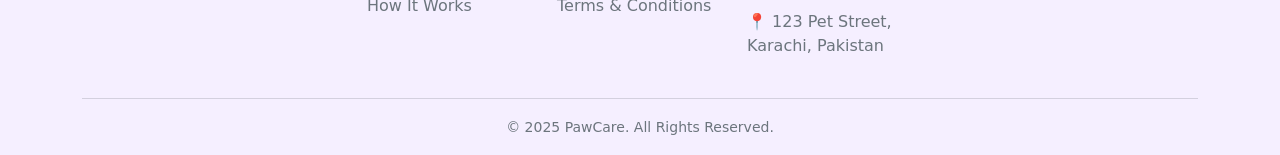
<file: saba/service.html>
<!DOCTYPE html>
<html lang="en">
<head>
    <meta charset="UTF-8">
    <meta name="viewport" content="width=device-width, initial-scale=1.0">
    <title>Document</title>
    <link href="https://cdn.jsdelivr.net/npm/bootstrap@5.3.7/dist/css/bootstrap.min.css" rel="stylesheet">
    <link rel="stylesheet" href="style.css">
</head>
<body>
   <nav class="navbar navbar-expand-lg bg-white py-3 shadow-sm">
    <div class="container">

        <!-- Logo -->
        <a href="index.html" class="navbar-brand fw-bold fs-3">
            🐾 Paw<span style="color:#7837e8;">Care</span>
        </a>

        <!-- Links -->
        <div class="navbar-nav ms-auto align-items-center gap-3">

            <a href="index.html" class="nav-link">
                Home
            </a>

            <a href="service.html" class="nav-link fw-semibold"
               style="color:#7837e8;">
                Services
            </a>

          <a href="booknow.html" class="nav-link">
               Book Now</a>

            <a href="#" class="nav-link">
                Contact
            </a>

            <!-- Phone -->
            <span class="ms-2 fw-semibold" style="color:#7837e8;">
                ☎ +92 300 1234567
            </span>

            <!-- Login -->
        <a href="login.html" class="btn px-4"
        style="border:1px solid #7837e8;color:#7837e8;">
         Login</a>
 
           <a href="register.html" class="btn px-4 text-white"
           style="background:#7837e8;">
           Register
           </a>

        </div>

    </div>
</nav>

    <!-- Services Hero -->
<section class="py-5 service-hero">
    <div class="container">

        <div class="row align-items-center">

            <!-- LEFT -->
            <div class="col-lg-7 text-center text-lg-start">

                <h1 class="display-4 fw-bold">
                    Our <span class="text-purple">Pet Care Services</span>
                </h1>

                <p class="lead text-secondary">
                    Professional and trusted care for your beloved pets.
                </p>

                <div class="mt-4">
                    <span class="text-purple fs-4">━ 🐾 ━</span>
                </div>

            </div>

            <!-- RIGHT IMAGE -->
            <div class="col-lg-5 text-center mt-4 mt-lg-0">

                <img src="images/pet img.png"
                     class="img-fluid service-pet-img"
                     alt="Pets">

            </div>

        </div>

    </div>
</section>


<!-- Services Cards -->
<section class="py-5 bg-white">

    <div class="container">

        <!-- Heading -->
        <div class="text-center mb-3">
            <span class="badge rounded-pill service-badge px-4 py-2 text-dark">
                What We Offer
            </span>
        </div>


        <div class="row g-4">

            <!-- Card 1 -->
            <div class="col-12 col-sm-6 col-lg-4 col-xl-2">

                <div class="card service-card h-100 text-center p-4">

                    <div class="service-icon mx-auto mb-4">
                        🪮
                    </div>

                    <h5 class="fw-bold">
                        Pet Grooming
                    </h5>

                    <p class="text-secondary small">
                        Keep your pet clean, fresh and happy.
                    </p>

                    <a href="#" class="text-purple fw-bold text-decoration-none mt-auto">
                        Learn More →
                    </a>

                </div>

            </div>


            <!-- Card 2 -->
            <div class="col-12 col-sm-6 col-lg-4 col-xl-2">

                <div class="card service-card h-100 text-center p-4">

                    <div class="service-icon mx-auto mb-4">
                        🐕
                    </div>

                    <h5 class="fw-bold">
                        Dog Walking
                    </h5>

                    <p class="text-secondary small">
                        Daily walks and exercise for a healthy pet.
                    </p>

                    <a href="#" class="text-purple fw-bold text-decoration-none mt-auto">
                        Learn More →
                    </a>

                </div>

            </div>


            <!-- Card 3 -->
            <div class="col-12 col-sm-6 col-lg-4 col-xl-2">

                <div class="card service-card h-100 text-center p-4">

                    <div class="service-icon mx-auto mb-4">
                        🏠
                    </div>

                    <h5 class="fw-bold">
                        Pet Sitting
                    </h5>

                    <p class="text-secondary small">
                        Loving care for your pet while you're away.
                    </p>

                    <a href="#" class="text-purple fw-bold text-decoration-none mt-auto">
                        Learn More →
                    </a>

                </div>

            </div>


            <!-- Card 4 -->
            <div class="col-12 col-sm-6 col-lg-4 col-xl-2">

                <div class="card service-card h-100 text-center p-4">

                    <div class="service-icon mx-auto mb-4">
                        🩺
                    </div>

                    <h5 class="fw-bold">
                        Vet Consultation
                    </h5>

                    <p class="text-secondary small">
                        Professional vet advice and health checkups.
                    </p>

                    <a href="#" class="text-purple fw-bold text-decoration-none mt-auto">
                        Learn More →
                    </a>

                </div>

            </div>


            <!-- Card 5 -->
            <div class="col-12 col-sm-6 col-lg-4 col-xl-2">

                <div class="card service-card h-100 text-center p-4">

                    <div class="service-icon mx-auto mb-4">
                        🛏️
                    </div>

                    <h5 class="fw-bold">
                        Pet Boarding
                    </h5>

                    <p class="text-secondary small">
                        A safe and comfortable stay for your pet.
                    </p>

                    <a href="#" class="text-purple fw-bold text-decoration-none mt-auto">
                        Learn More →
                    </a>

                </div>

            </div>


            <!-- Card 6 -->
            <div class="col-12 col-sm-6 col-lg-4 col-xl-2">

                <div class="card service-card h-100 text-center p-4">

                    <div class="service-icon mx-auto mb-4">
                        ✂️
                    </div>

                    <h5 class="fw-bold">
                        Pet Haircut
                    </h5>

                    <p class="text-secondary small">
                        Stylish and hygienic haircuts for pets.
                    </p>

                    <a href="#" class="text-purple fw-bold text-decoration-none mt-auto">
                        Learn More →
                    </a>

                </div>

            </div>

        </div>

    </div>

</section>
<section class="container my-5">
    <div class="row g-0 bg-light rounded-4 py-4">

        <div class="col-lg-3 col-md-6 col-12 text-center border-end">
            <div class="fs-2">🛡️</div>
            <h6 class="fw-bold">Verified Professionals</h6>
            <p class="text-secondary mb-0">
                All our caretakers are verified<br>
                and experienced.
            </p>
        </div>

        <div class="col-lg-3 col-md-6 col-12 text-center border-end">
            <div class="fs-2">🔒</div>
            <h6 class="fw-bold">Secure Booking</h6>
            <p class="text-secondary mb-0">
                Easy, safe and secure<br>
                booking process.
            </p>
        </div>

        <div class="col-lg-3 col-md-6 col-12 text-center border-end">
            <div class="fs-2">⏰</div>
            <h6 class="fw-bold">24/7 Support</h6>
            <p class="text-secondary mb-0">
                We are always here to help<br>
                you anytime.
            </p>
        </div>

        <div class="col-lg-3 col-md-6 col-12 text-center">
            <div class="fs-2">💜</div>
            <h6 class="fw-bold">Happy Pets</h6>
            <p class="text-secondary mb-0">
                Your pet's happiness is<br>
                our top priority.
            </p>
        </div>

    </div>
</section>
<section class="container mb-0">
    <div class="bg-primary text-white rounded-top-4 p-4 p-md-5">
        <div class="row align-items-center">

            <div class="col-md-8">
                <h3 class="fw-bold mb-2">
                    Ready to Book a Service?
                </h3>

                <p class="mb-0">
                    Give your pet the best care and love they deserve.
                </p>
            </div>

            <div class="col-md-4 text-md-end mt-3 mt-md-0">
                <a href="#" class="btn btn-light text-primary fw-semibold px-4 py-2">
                    Book Now 🐾
                </a>
            </div>

        </div>
    </div>
</section>
<!-- FOOTER -->
<footer style="background-color: #f5efff;" class="pt-5 pb-3 text-dark">
    <div class="container">

        <div class="row g-4">

            <!-- Logo / About -->
            <div class="col-lg-3 col-md-6">
                <h3 class="fw-bold">
                    Paw<span class="text-primary">Care</span>
                </h3>

                <p class="text-secondary mb-3">
                    Happy Pet, Happy You
                </p>

                <div class="d-flex gap-2">
                    <a href="#" class="btn btn-outline-secondary rounded-circle">f</a>
                    <a href="#" class="btn btn-outline-secondary rounded-circle">◎</a>
                    <a href="#" class="btn btn-outline-secondary rounded-circle">𝕏</a>
                    <a href="#" class="btn btn-outline-secondary rounded-circle">▶</a>
                </div>
            </div>


            <!-- Quick Links -->
            <div class="col-lg-2 col-md-6">
                <h6 class="fw-bold mb-3">Quick Links</h6>

                <ul class="list-unstyled">
                    <li class="mb-2">
                        <a href="index.html" class="text-secondary text-decoration-none">
                            Home
                        </a>
                    </li>

                    <li class="mb-2">
                        <a href="service.html" class="text-secondary text-decoration-none">
                            Services
                        </a>
                    </li>

                    <li class="mb-2">
                        <a href="#" class="text-secondary text-decoration-none">
                            Providers
                        </a>
                    </li>

                    <li>
                        <a href="#" class="text-secondary text-decoration-none">
                            How It Works
                        </a>
                    </li>
                </ul>
            </div>


            <!-- Company -->
            <div class="col-lg-2 col-md-6">
                <h6 class="fw-bold mb-3">Company</h6>

                <ul class="list-unstyled">
                    <li class="mb-2">
                        <a href="#" class="text-secondary text-decoration-none">
                            About Us
                        </a>
                    </li>

                    <li class="mb-2">
                        <a href="#" class="text-secondary text-decoration-none">
                            Contact
                        </a>
                    </li>

                    <li class="mb-2">
                        <a href="#" class="text-secondary text-decoration-none">
                            Privacy Policy
                        </a>
                    </li>

                    <li>
                        <a href="#" class="text-secondary text-decoration-none">
                            Terms & Conditions
                        </a>
                    </li>
                </ul>
            </div>


            <!-- Contact -->
            <div class="col-lg-2 col-md-6">
                <h6 class="fw-bold mb-3">Contact Info</h6>

                <p class="text-secondary mb-2">
                    📞 +92 300 1234567
                </p>

                <p class="text-secondary mb-2">
                    ✉ info@pawcare.com
                </p>

                <p class="text-secondary">
                    📍 123 Pet Street, Karachi, Pakistan
                </p>
            </div>


            <!-- Newsletter -->
            <div class="col-lg-3 col-md-6">
                <h6 class="fw-bold mb-3">Newsletter</h6>

                <p class="text-secondary">
                    Subscribe to get updates and offers.
                </p>

                <div class="input-group">
                    <input type="email"
                           class="form-control"
                           placeholder="Enter your email">

                    <button class="btn btn-primary">
                        Subscribe
                    </button>
                </div>
            </div>

        </div>

        <hr class="border-secondary mt-4">

        <div class="text-center text-secondary">
            <small>
                © 2025 PawCare. All Rights Reserved.
            </small>
        </div>

    </div>
</footer>

<script src="https://cdn.jsdelivr.net/npm/bootstrap@5.3.7/dist/js/bootstrap.bundle.min.js"></script>    

</body>
</html>
</file>
<file: saba/style.css>
html, body {
    overflow-x: hidden;
}
@media (max-width: 991px) {
    .hero-card {
        right: 20px !important;
    }
}

@media (max-width: 576px) {
    .hero-card {
        right: 10px !important;
        width: 160px !important;
    }
}
.text-purple {
    color: #7837e8 !important;
}

.service-hero {
    background: #f5efff;
    min-height: 320px;
    display: flex;
    align-items: center;
}

.service-pet-img {
    max-height: 280px;
    object-fit: contain;
}

.service-badge {
    background: #f0e4ff;
    color: #7837e8;
    font-size: 16px;
    color: #5b21b6 !important;
}

.service-card {
    border: 1px solid #eee !important;
    border-radius: 18px !important;
    box-shadow: 0 5px 20px rgba(0,0,0,0.08);
    transition: 0.3s;
}

.service-card:hover {
    transform: translateY(-8px);
    box-shadow: 0 12px 25px rgba(120,55,232,0.15);
}

.service-icon {
    width: 80px;
    height: 80px;
    border-radius: 50%;
    background: #f2eaff;
    display: flex;
    align-items: center;
    justify-content: center;
    font-size: 38px;
}
.bg-primary {
    background-color: #7837E8 !important;
}
.text-primary {
    color: #7837E8 !important;
}

.btn-primary {
    background-color: #7837E8 !important;
    border-color: #7837E8 !important;
}

.btn-primary:hover {
    background-color: #6628d4 !important;
    border-color: #6628d4 !important;
}
</file>
